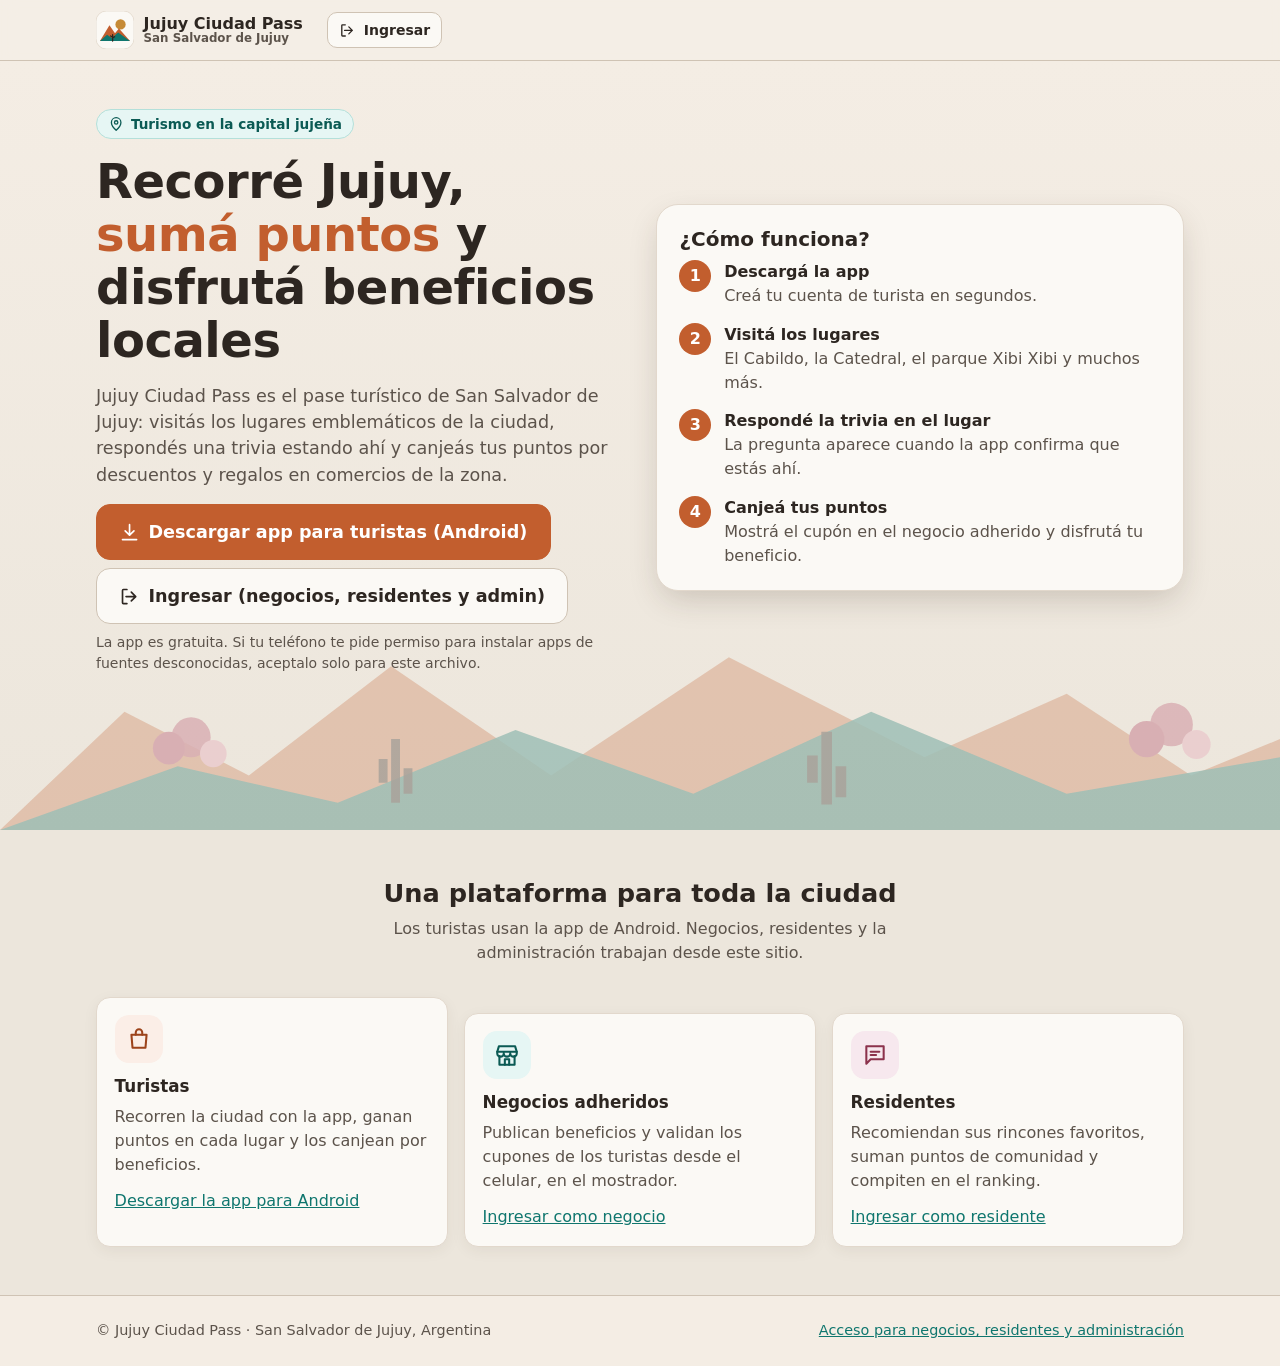
<file: web/index.html>
<!doctype html>
<html lang="es-AR">
<head>
  <meta charset="utf-8">
  <meta name="viewport" content="width=device-width, initial-scale=1, viewport-fit=cover">
  <meta name="theme-color" content="#f5efe6">
  <title>Jujuy Ciudad Pass · Descubrí San Salvador de Jujuy</title>
  <meta name="description" content="Jujuy Ciudad Pass: visitá los lugares de San Salvador de Jujuy, respondé la trivia en cada uno, sumá puntos y canjealos por beneficios en negocios locales.">
  <link rel="icon" href="img/favicon.svg" type="image/svg+xml">
  <link rel="stylesheet" href="css/estilos.css">
</head>
<body>
  <a class="saltar" href="#principal">Saltar al contenido</a>

  <header class="portada-cab">
    <div class="cabecera-int">
      <a class="marca" href="./" aria-label="Jujuy Ciudad Pass, inicio">
        <svg class="marca-logo" viewBox="0 0 48 48" aria-hidden="true" focusable="false"><rect width="48" height="48" rx="13" fill="#fbf9f5" stroke="#e2d8cc"/><circle cx="31" cy="17" r="6.5" fill="#c68a35"/><path d="M5 38 17 18l7 10 5-6 14 16Z" fill="#c25e2e"/><path d="M5 38l9-8 6 4 8-7 15 11Z" fill="#0f766e"/><path d="M21 38v-8m0 3-2.5-1.5M21 34l2.5-1.5" stroke="#2d2621" stroke-width="1.6" stroke-linecap="round"/></svg>
        <span class="marca-texto"><strong>Jujuy Ciudad Pass</strong><small>San Salvador de Jujuy</small></span>
      </a>
      <div class="espacio"></div>
      <a class="btn btn-chico" href="panel.html">
        <svg class="icono" viewBox="0 0 24 24" fill="none" stroke="currentColor" stroke-width="1.9" stroke-linecap="round" stroke-linejoin="round" aria-hidden="true"><path d="M9 4H5a1 1 0 0 0-1 1v14a1 1 0 0 0 1 1h4"/><path d="M14 17l5-5-5-5M19 12H8"/></svg>
        <span>Ingresar</span>
      </a>
    </div>
  </header>

  <main id="principal" tabindex="-1">
    <section class="hero" aria-labelledby="titulo-hero">
      <div class="hero-int">
        <div>
          <span class="etiqueta-sup">
            <svg class="icono" viewBox="0 0 24 24" fill="none" stroke="currentColor" stroke-width="1.9" stroke-linecap="round" stroke-linejoin="round" aria-hidden="true"><path d="M12 21s-7-6.2-7-11.5a7 7 0 0 1 14 0C19 14.8 12 21 12 21Z"/><circle cx="12" cy="9.5" r="2.5"/></svg>
            Turismo en la capital jujeña
          </span>
          <h1 id="titulo-hero">Recorré Jujuy, <span>sumá puntos</span> y disfrutá beneficios locales</h1>
          <p class="bajada">Jujuy Ciudad Pass es el pase turístico de San Salvador de Jujuy: visitás los lugares emblemáticos de la ciudad, respondés una trivia estando ahí y canjeás tus puntos por descuentos y regalos en comercios de la zona.</p>
          <div class="acciones mt-2">
            <a class="btn btn-primario btn-grande" href="/descargas/jujuy-pass.apk" download>
              <svg class="icono" viewBox="0 0 24 24" fill="none" stroke="currentColor" stroke-width="1.9" stroke-linecap="round" stroke-linejoin="round" aria-hidden="true"><path d="M12 3v12M7 10l5 5 5-5M4 20h16"/></svg>
              <span>Descargar app para turistas (Android)</span>
            </a>
            <a class="btn btn-grande" href="panel.html">
              <svg class="icono" viewBox="0 0 24 24" fill="none" stroke="currentColor" stroke-width="1.9" stroke-linecap="round" stroke-linejoin="round" aria-hidden="true"><path d="M9 4H5a1 1 0 0 0-1 1v14a1 1 0 0 0 1 1h4"/><path d="M14 17l5-5-5-5M19 12H8"/></svg>
              <span>Ingresar (negocios, residentes y admin)</span>
            </a>
          </div>
          <p class="texto-chico texto-2 mt-1">La app es gratuita. Si tu teléfono te pide permiso para instalar apps de fuentes desconocidas, aceptalo solo para este archivo.</p>
        </div>

        <div class="hero-tarjeta">
          <h2>¿Cómo funciona?</h2>
          <ol class="pasos">
            <li><span class="num" aria-hidden="true">1</span><div><strong>Descargá la app</strong><br><span class="texto-2">Creá tu cuenta de turista en segundos.</span></div></li>
            <li><span class="num" aria-hidden="true">2</span><div><strong>Visitá los lugares</strong><br><span class="texto-2">El Cabildo, la Catedral, el parque Xibi Xibi y muchos más.</span></div></li>
            <li><span class="num" aria-hidden="true">3</span><div><strong>Respondé la trivia en el lugar</strong><br><span class="texto-2">La pregunta aparece cuando la app confirma que estás ahí.</span></div></li>
            <li><span class="num" aria-hidden="true">4</span><div><strong>Canjeá tus puntos</strong><br><span class="texto-2">Mostrá el cupón en el negocio adherido y disfrutá tu beneficio.</span></div></li>
          </ol>
        </div>
      </div>
      <div class="cerros" aria-hidden="true">
        <svg viewBox="0 0 1440 220" preserveAspectRatio="none"><path d="M0 220 140 90l140 70 160-120 180 120 200-130 220 110 160-70 140 90 100-40v150Z" fill="#c25e2e" opacity=".75"/><path d="M0 220l200-70 180 40 200-80 200 70 200-90 220 90 240-40v80Z" fill="#0f766e" opacity=".85"/><g fill="#2d2621" opacity=".85"><path d="M440 120v70h10v-70Zm-14 22v26h10v-26Zm28 10v28h10v-28Zm470-40v80h12v-80Zm-16 26v30h12v-30Zm32 12v34h12v-34Z"/></g><g fill="#b44a68"><circle cx="190" cy="130" r="18"/><circle cx="215" cy="118" r="22" opacity=".85"/><circle cx="240" cy="136" r="15" fill="#e7a3b8"/><circle cx="1290" cy="120" r="20"/><circle cx="1318" cy="104" r="24" opacity=".85"/><circle cx="1346" cy="126" r="16" fill="#e7a3b8"/></g></svg>
      </div>
    </section>

    <section class="seccion" aria-labelledby="titulo-roles">
      <h2 id="titulo-roles">Una plataforma para toda la ciudad</h2>
      <p class="bajada">Los turistas usan la app de Android. Negocios, residentes y la administración trabajan desde este sitio.</p>
      <div class="grilla">
        <article class="tarjeta rol-tarjeta">
          <div class="icono-grande fondo-terracota">
            <svg class="icono" viewBox="0 0 24 24" fill="none" stroke="currentColor" stroke-width="1.9" stroke-linecap="round" stroke-linejoin="round" aria-hidden="true"><path d="M5 8h14l-1 12H6Z"/><path d="M9 8V6a3 3 0 0 1 6 0v2"/></svg>
          </div>
          <h3>Turistas</h3>
          <p class="texto-2">Recorren la ciudad con la app, ganan puntos en cada lugar y los canjean por beneficios.</p>
          <a href="/descargas/jujuy-pass.apk" download>Descargar la app para Android</a>
        </article>
        <article class="tarjeta rol-tarjeta">
          <div class="icono-grande fondo-turquesa">
            <svg class="icono" viewBox="0 0 24 24" fill="none" stroke="currentColor" stroke-width="1.9" stroke-linecap="round" stroke-linejoin="round" aria-hidden="true"><path d="M3 9l1.5-5h15L21 9"/><path d="M3 9h18v1.5a3 3 0 0 1-6 0 3 3 0 0 1-6 0 3 3 0 0 1-6 0Z"/><path d="M5 13v8h14v-8"/><path d="M10 21v-5h4v5"/></svg>
          </div>
          <h3>Negocios adheridos</h3>
          <p class="texto-2">Publican beneficios y validan los cupones de los turistas desde el celular, en el mostrador.</p>
          <a href="panel.html">Ingresar como negocio</a>
        </article>
        <article class="tarjeta rol-tarjeta">
          <div class="icono-grande fondo-lapacho">
            <svg class="icono" viewBox="0 0 24 24" fill="none" stroke="currentColor" stroke-width="1.9" stroke-linecap="round" stroke-linejoin="round" aria-hidden="true"><path d="M4 4h16v12H8l-4 4Z"/><path d="M8 9h8M8 12h5"/></svg>
          </div>
          <h3>Residentes</h3>
          <p class="texto-2">Recomiendan sus rincones favoritos, suman puntos de comunidad y compiten en el ranking.</p>
          <a href="panel.html">Ingresar como residente</a>
        </article>
      </div>
    </section>
  </main>

  <footer class="pie">
    <div class="pie-int">
      <span>© Jujuy Ciudad Pass · San Salvador de Jujuy, Argentina</span>
      <a href="panel.html">Acceso para negocios, residentes y administración</a>
    </div>
  </footer>
</body>
</html>
</file>
<file: web/css/estilos.css>
/* Jujuy Ciudad Pass — panel web
   Paleta tomada del prototipo original (crema, arena, terracota, turquesa, lapacho). */

:root {
  color-scheme: light;

  /* Fondos */
  --crema: #fbf9f5;
  --arena: #f4ede4;
  --caliza: #ece6dc;
  --arena-oscura: #ded5c7;

  /* Acentos andinos */
  --terracota: #c25e2e;
  --terracota-oscura: #9c431b;
  --terracota-clara: #fbeee7;
  --turquesa: #0f766e;
  --turquesa-oscura: #0b5a54;
  --turquesa-clara: #e6f6f4;
  --lapacho: #b44a68;
  --lapacho-clara: #f7e8ee;
  --sol: #c68a35;
  --sol-clara: #fbf1df;

  /* Texto */
  --texto: #2d2621;
  --texto-2: #5c534b;
  --texto-3: #6b625b;
  --borde: #e2d8cc;
  --borde-fuerte: #cfc3b4;

  /* Estados */
  --ok: #1f7a4d;
  --ok-clara: #e5f4ec;
  --error: #b42318;
  --error-clara: #fdecea;
  --aviso: #8a5a00;
  --aviso-clara: #fff4dc;

  --radio: 14px;
  --radio-chico: 10px;
  --sombra: 0 4px 16px -2px rgba(64, 45, 33, .08);
  --sombra-alta: 0 12px 32px -6px rgba(64, 45, 33, .22);
  --foco: 0 0 0 3px #fff, 0 0 0 6px var(--turquesa);
  --fuente: "Plus Jakarta Sans", system-ui, -apple-system, "Segoe UI", Roboto, "Helvetica Neue", Arial, sans-serif;
  --ancho-menu: 248px;
}

*, *::before, *::after { box-sizing: border-box; }

html { -webkit-text-size-adjust: 100%; }

body {
  margin: 0;
  font-family: var(--fuente);
  font-size: 16px;
  line-height: 1.5;
  color: var(--texto);
  background: var(--caliza);
  -webkit-tap-highlight-color: transparent;
  overflow-x: hidden;
  min-height: 100vh;
}

h1, h2, h3, h4 { line-height: 1.25; margin: 0 0 .5rem; color: var(--texto); }
h1 { font-size: 1.6rem; font-weight: 800; letter-spacing: -.01em; }
h2 { font-size: 1.25rem; font-weight: 750; }
h3 { font-size: 1.05rem; font-weight: 700; }
p { margin: 0 0 .75rem; }
a { color: var(--turquesa); }
a:hover { color: var(--turquesa-oscura); }
img, svg { max-width: 100%; }
[hidden] { display: none !important; }

:focus { outline: none; }
:focus-visible { outline: 3px solid var(--turquesa); outline-offset: 2px; border-radius: 6px; }
button:focus-visible, .btn:focus-visible, input:focus-visible, select:focus-visible, textarea:focus-visible {
  outline: 3px solid var(--turquesa);
  outline-offset: 2px;
}

.sr-only {
  position: absolute !important; width: 1px; height: 1px; padding: 0; margin: -1px;
  overflow: hidden; clip: rect(0, 0, 0, 0); white-space: nowrap; border: 0;
}

.saltar {
  position: absolute; left: 8px; top: -60px; z-index: 1000;
  background: var(--texto); color: #fff; padding: .6rem 1rem; border-radius: var(--radio-chico);
}
.saltar:focus { top: 8px; color: #fff; }

.icono { width: 1.2em; height: 1.2em; flex: none; vertical-align: -0.2em; }

/* ---------- Botones ---------- */
.btn {
  --b-bg: var(--crema);
  --b-fg: var(--texto);
  --b-borde: var(--borde-fuerte);
  display: inline-flex; align-items: center; justify-content: center; gap: .5rem;
  min-height: 44px; padding: .55rem 1rem;
  font: inherit; font-weight: 650; font-size: .95rem; line-height: 1.2;
  color: var(--b-fg); background: var(--b-bg);
  border: 1px solid var(--b-borde); border-radius: var(--radio-chico);
  cursor: pointer; text-decoration: none; text-align: center;
  transition: background-color .15s ease, box-shadow .15s ease, border-color .15s ease, transform .05s ease;
  position: relative;
}
.btn:hover { background: var(--arena); color: var(--b-fg); }
.btn:active { transform: translateY(1px); }
.btn[disabled], .btn[aria-disabled="true"] { opacity: .55; cursor: not-allowed; transform: none; }
.btn-primario { --b-bg: var(--terracota); --b-fg: #fff; --b-borde: var(--terracota); }
.btn-primario:hover { background: var(--terracota-oscura); border-color: var(--terracota-oscura); box-shadow: 0 6px 16px rgba(184, 84, 39, .3); }
.btn-turquesa { --b-bg: var(--turquesa); --b-fg: #fff; --b-borde: var(--turquesa); }
.btn-turquesa:hover { background: var(--turquesa-oscura); border-color: var(--turquesa-oscura); box-shadow: 0 6px 16px rgba(15, 118, 110, .3); }
.btn-peligro { --b-bg: var(--error); --b-fg: #fff; --b-borde: var(--error); }
.btn-peligro:hover { background: #8f1c13; border-color: #8f1c13; }
.btn-peligro-borde { --b-fg: var(--error); --b-borde: #e8b4ae; }
.btn-peligro-borde:hover { background: var(--error-clara); }
.btn-fantasma { --b-bg: transparent; --b-borde: transparent; }
.btn-fantasma:hover { background: rgba(64, 45, 33, .07); }
.btn-chico { min-height: 36px; padding: .35rem .7rem; font-size: .875rem; }
.btn-grande { min-height: 56px; padding: .8rem 1.4rem; font-size: 1.1rem; border-radius: var(--radio); }
.btn-bloque { display: flex; width: 100%; }
.btn-icono { min-width: 44px; padding: .5rem; }
.btn.cargando { color: transparent !important; pointer-events: none; }
.btn.cargando > * { visibility: hidden; }
.btn.cargando::after {
  content: ""; position: absolute; inset: 0; margin: auto;
  width: 1.1rem; height: 1.1rem; border-radius: 50%;
  border: 2.5px solid currentColor; border-color: var(--b-fg); border-right-color: transparent;
  animation: girar .7s linear infinite;
}

@keyframes girar { to { transform: rotate(360deg); } }

.acciones { display: flex; flex-wrap: wrap; gap: .5rem; align-items: center; }
.acciones-fin { justify-content: flex-end; }

/* ---------- Tarjetas ---------- */
.tarjeta {
  background: var(--crema);
  border: 1px solid var(--borde);
  border-radius: var(--radio);
  box-shadow: var(--sombra);
  padding: 1.1rem;
  min-width: 0;
}
.tarjeta + .tarjeta { margin-top: 1rem; }
.tarjeta-cabecera { display: flex; flex-wrap: wrap; align-items: center; justify-content: space-between; gap: .5rem .75rem; margin-bottom: .75rem; }
.tarjeta-cabecera h2, .tarjeta-cabecera h3 { margin: 0; }

.grilla { display: grid; gap: 1rem; grid-template-columns: repeat(auto-fill, minmax(min(100%, 280px), 1fr)); }
.grilla-stats { display: grid; gap: .75rem; grid-template-columns: repeat(auto-fill, minmax(min(100%, 150px), 1fr)); }
.dos-columnas { display: grid; gap: 1rem; grid-template-columns: repeat(auto-fit, minmax(min(100%, 320px), 1fr)); }

.stat {
  background: var(--crema); border: 1px solid var(--borde); border-radius: var(--radio);
  padding: .9rem 1rem; box-shadow: var(--sombra); min-width: 0;
  display: flex; flex-direction: column; gap: .15rem;
}
.stat-valor { font-size: 1.75rem; font-weight: 800; line-height: 1.1; color: var(--texto); font-variant-numeric: tabular-nums; }
.stat-etiqueta { font-size: .85rem; color: var(--texto-2); font-weight: 600; }
.stat-terracota { border-top: 4px solid var(--terracota); }
.stat-turquesa { border-top: 4px solid var(--turquesa); }
.stat-lapacho { border-top: 4px solid var(--lapacho); }
.stat-sol { border-top: 4px solid var(--sol); }
a.stat { text-decoration: none; color: inherit; }
a.stat:hover { border-color: var(--borde-fuerte); box-shadow: var(--sombra-alta); }

.texto-2 { color: var(--texto-2); }
.texto-chico { font-size: .875rem; }
.mono { font-family: ui-monospace, "Cascadia Mono", Consolas, "Liberation Mono", monospace; letter-spacing: .02em; }
.romper { overflow-wrap: anywhere; }
.sin-margen { margin: 0; }
.mt-1 { margin-top: .5rem; } .mt-2 { margin-top: 1rem; } .mt-3 { margin-top: 1.5rem; }
.mb-1 { margin-bottom: .5rem; } .mb-2 { margin-bottom: 1rem; }
.fila { display: flex; flex-wrap: wrap; gap: .5rem 1rem; align-items: center; }
.entre { justify-content: space-between; }
.crecer { flex: 1 1 auto; min-width: 0; }

/* ---------- Badges ---------- */
.badge {
  display: inline-flex; align-items: center; gap: .3rem;
  padding: .15rem .55rem; border-radius: 999px;
  font-size: .78rem; font-weight: 700; letter-spacing: .02em; white-space: nowrap;
  background: var(--arena); color: var(--texto-2); border: 1px solid var(--borde);
}
.badge-ok { background: var(--ok-clara); color: var(--ok); border-color: #b9e0cb; }
.badge-pendiente { background: var(--aviso-clara); color: var(--aviso); border-color: #f0d79c; }
.badge-error { background: var(--error-clara); color: var(--error); border-color: #f2c0bb; }
.badge-info { background: var(--turquesa-clara); color: var(--turquesa-oscura); border-color: #b4e0da; }
.badge-lapacho { background: var(--lapacho-clara); color: #8c324c; border-color: #ebc6d3; }
.badge-neutro { background: #eee9e2; color: #4f4741; }

/* ---------- Formularios ---------- */
form { margin: 0; }
.campo { display: flex; flex-direction: column; gap: .3rem; margin-bottom: .9rem; min-width: 0; }
.campo label, .etiqueta { font-weight: 650; font-size: .92rem; color: var(--texto); }
.campo .opcional { font-weight: 500; color: var(--texto-3); }
.ayuda { font-size: .82rem; color: var(--texto-3); margin: 0; }
.error-campo { font-size: .84rem; color: var(--error); font-weight: 600; margin: 0; }
.error-campo:empty { display: none; }

input[type="text"], input[type="email"], input[type="password"], input[type="number"], input[type="search"],
input[type="date"], input[type="tel"], select, textarea {
  width: 100%; min-height: 44px;
  font: inherit; color: var(--texto);
  background: #fff; border: 1px solid var(--borde-fuerte); border-radius: var(--radio-chico);
  padding: .55rem .75rem;
  transition: border-color .15s ease, box-shadow .15s ease;
}
textarea { min-height: 96px; resize: vertical; }
select { appearance: none; padding-right: 2.2rem;
  background-image: url("data:image/svg+xml,%3Csvg xmlns='http://www.w3.org/2000/svg' viewBox='0 0 20 20' fill='%235c534b'%3E%3Cpath d='M5.5 7.5 10 12l4.5-4.5' stroke='%235c534b' stroke-width='1.8' fill='none' stroke-linecap='round'/%3E%3C/svg%3E");
  background-repeat: no-repeat; background-position: right .6rem center; background-size: 1.1rem; }
input:hover, select:hover, textarea:hover { border-color: #b4a796; }
input:focus-visible, select:focus-visible, textarea:focus-visible { border-color: var(--turquesa); outline-offset: 0; }
[aria-invalid="true"] { border-color: var(--error) !important; background-color: #fffafa; }
input[type="checkbox"], input[type="radio"] { width: 1.2rem; height: 1.2rem; accent-color: var(--turquesa); flex: none; margin: 0; }
.check { display: flex; align-items: center; gap: .6rem; min-height: 44px; font-weight: 600; cursor: pointer; }
fieldset { border: 1px solid var(--borde); border-radius: var(--radio); padding: .9rem 1rem .2rem; margin: 0 0 1rem; min-width: 0; }
legend { font-weight: 750; padding: 0 .4rem; }
.campos-2 { display: grid; gap: 0 1rem; grid-template-columns: repeat(auto-fit, minmax(min(100%, 200px), 1fr)); }

.error-form {
  display: flex; gap: .6rem; align-items: flex-start;
  background: var(--error-clara); color: var(--error); border: 1px solid #f2c0bb;
  border-radius: var(--radio-chico); padding: .7rem .9rem; margin-bottom: 1rem; font-weight: 600;
}
.error-form:empty { display: none; }

.aviso {
  display: flex; gap: .6rem; align-items: flex-start;
  border-radius: var(--radio-chico); padding: .75rem .9rem; margin-bottom: 1rem;
  background: var(--sol-clara); color: #5b3c06; border: 1px solid #efd7a8;
}
.aviso-info { background: var(--turquesa-clara); color: #0a4a45; border-color: #b4e0da; }
.aviso-error { background: var(--error-clara); color: #7a1a12; border-color: #f2c0bb; }
.aviso-ok { background: var(--ok-clara); color: #145234; border-color: #b9e0cb; }
.aviso > div { min-width: 0; }

/* ---------- Tablas (se vuelven tarjetas en pantallas chicas) ---------- */
.tabla-envoltura { width: 100%; }
table.tabla { width: 100%; border-collapse: separate; border-spacing: 0; font-size: .92rem; }
.tabla th {
  text-align: left; font-size: .78rem; text-transform: uppercase; letter-spacing: .05em;
  color: var(--texto-2); font-weight: 700; padding: .55rem .7rem; border-bottom: 2px solid var(--borde);
  background: var(--arena); white-space: nowrap;
}
.tabla th:first-child { border-top-left-radius: var(--radio-chico); }
.tabla th:last-child { border-top-right-radius: var(--radio-chico); }
.tabla td { padding: .6rem .7rem; border-bottom: 1px solid var(--borde); vertical-align: middle; overflow-wrap: break-word; }
.tabla tr:hover td { background: rgba(244, 237, 228, .55); }
.tabla td.acciones-celda { white-space: nowrap; }
.tabla td.acciones-celda .acciones { flex-wrap: wrap; justify-content: flex-end; }
.tabla .destacada td { background: var(--turquesa-clara); }
.tabla .eliminada td { opacity: .6; }

@media (max-width: 760px) {
  table.tabla, .tabla thead, .tabla tbody, .tabla tr, .tabla td { display: block; width: 100%; }
  .tabla thead { position: absolute; width: 1px; height: 1px; overflow: hidden; clip: rect(0 0 0 0); }
  .tabla tr {
    background: var(--crema); border: 1px solid var(--borde); border-radius: var(--radio);
    padding: .5rem .8rem; margin-bottom: .75rem; box-shadow: var(--sombra);
  }
  .tabla tr:hover td { background: transparent; }
  .tabla .destacada { background: var(--turquesa-clara); }
  .tabla td { border: 0; padding: .3rem 0; display: grid; grid-template-columns: minmax(90px, 38%) minmax(0, 1fr); gap: .5rem; align-items: center; overflow-wrap: anywhere; }
  .tabla td::before { content: attr(data-etiqueta); font-weight: 700; font-size: .78rem; color: var(--texto-2); text-transform: uppercase; letter-spacing: .04em; }
  .tabla td.acciones-celda { display: block; padding-top: .6rem; white-space: normal; }
  .tabla td.acciones-celda::before { content: none; }
  .tabla td.acciones-celda .acciones { justify-content: flex-start; }
}

.paginacion { display: flex; flex-wrap: wrap; gap: .5rem; align-items: center; justify-content: space-between; margin-top: 1rem; }

/* ---------- Filtros ---------- */
.filtros { display: flex; flex-wrap: wrap; gap: .75rem; align-items: flex-end; margin-bottom: 1rem; }
.filtros .campo { margin: 0; flex: 1 1 180px; }
.filtros .campo-busqueda { flex: 2 1 240px; }
.segmentado { display: inline-flex; flex-wrap: wrap; gap: .35rem; }
.segmentado button {
  min-height: 38px; padding: .3rem .8rem; border-radius: 999px; border: 1px solid var(--borde-fuerte);
  background: var(--crema); font: inherit; font-size: .88rem; font-weight: 650; color: var(--texto-2); cursor: pointer;
}
.segmentado button:hover { background: var(--arena); }
.segmentado button[aria-pressed="true"] { background: var(--texto); color: #fff; border-color: var(--texto); }

/* ---------- Estados (carga, vacío, error) ---------- */
.estado {
  display: flex; flex-direction: column; align-items: center; justify-content: center; text-align: center;
  gap: .6rem; padding: 2.2rem 1rem; color: var(--texto-2);
}
.estado .icono { width: 2.4rem; height: 2.4rem; color: var(--borde-fuerte); }
.estado-error .icono { color: var(--error); }
.estado p { margin: 0; max-width: 46ch; }
.spinner {
  width: 2rem; height: 2rem; border-radius: 50%;
  border: 3px solid var(--arena-oscura); border-top-color: var(--terracota);
  animation: girar .8s linear infinite;
}
.esqueleto { background: linear-gradient(90deg, var(--arena) 25%, var(--crema) 50%, var(--arena) 75%); background-size: 200% 100%; animation: brillo 1.2s infinite; border-radius: 8px; }
@keyframes brillo { to { background-position: -200% 0; } }

/* ---------- Toasts ---------- */
.toasts {
  position: fixed; z-index: 2000; left: 50%; transform: translateX(-50%);
  bottom: max(16px, env(safe-area-inset-bottom)); width: min(440px, calc(100vw - 32px));
  display: flex; flex-direction: column; gap: .5rem; pointer-events: none;
}
@media (max-width: 640px) {
  /* En el celular van arriba para no tapar los botones principales (ej. "Confirmar uso"). */
  .toasts { bottom: auto; top: calc(env(safe-area-inset-top, 0px) + 68px); }
}
.toast {
  pointer-events: auto; display: flex; align-items: flex-start; gap: .6rem;
  background: var(--texto); color: #fff; border-radius: var(--radio-chico);
  padding: .75rem .9rem; box-shadow: var(--sombra-alta); font-weight: 600; font-size: .95rem;
  animation: entrar .25s cubic-bezier(.16, 1, .3, 1);
}
.toast .icono { margin-top: .1rem; }
.toast-ok { background: #17573a; }
.toast-error { background: #8f1c13; }
.toast-info { background: #0b4f4a; }
.toast span { flex: 1; min-width: 0; overflow-wrap: anywhere; }
.toast button { background: none; border: 0; color: inherit; cursor: pointer; padding: 0 .2rem; font-size: 1.2rem; line-height: 1; min-height: 24px; }
@keyframes entrar { from { opacity: 0; transform: translateY(10px); } to { opacity: 1; transform: none; } }

/* ---------- Modales ---------- */
dialog.modal {
  border: 0; padding: 0; border-radius: var(--radio);
  width: min(560px, calc(100vw - 24px)); max-height: calc(100dvh - 24px);
  background: var(--crema); color: var(--texto); box-shadow: var(--sombra-alta);
  overflow: hidden;
}
dialog.modal.ancho { width: min(820px, calc(100vw - 24px)); }
dialog.modal[open] { display: flex; flex-direction: column; animation: entrar .2s cubic-bezier(.16, 1, .3, 1); }
dialog.modal::backdrop { background: rgba(45, 38, 33, .55); }
.modal-cabecera { display: flex; align-items: center; justify-content: space-between; gap: .5rem; padding: .9rem 1rem .9rem 1.2rem; border-bottom: 1px solid var(--borde); background: var(--arena); }
.modal-cabecera h2 { margin: 0; font-size: 1.15rem; min-width: 0; overflow-wrap: anywhere; }
.modal-cuerpo { padding: 1.1rem 1.2rem; overflow-y: auto; flex: 1 1 auto; min-height: 0; }
.modal-pie { display: flex; flex-wrap: wrap; justify-content: flex-end; gap: .5rem; padding: .8rem 1.2rem; border-top: 1px solid var(--borde); background: var(--crema); }
@media (max-width: 480px) {
  .modal-pie .btn { flex: 1 1 auto; }
  dialog.modal { width: calc(100vw - 16px); max-height: calc(100dvh - 16px); }
  .modal-cuerpo { padding: 1rem; }
}

/* ---------- Mapa ---------- */
.mapa { height: 300px; border-radius: var(--radio-chico); border: 1px solid var(--borde-fuerte); background: var(--arena); z-index: 0; }
@media (max-width: 480px) { .mapa { height: 240px; } }

/* ---------- Panel: estructura ---------- */
.cabecera {
  position: sticky; top: 0; z-index: 50;
  background: rgba(245, 239, 230, .96); backdrop-filter: blur(8px);
  border-bottom: 1px solid var(--borde-fuerte);
}
.cabecera-int { display: flex; align-items: center; gap: .75rem; padding: .5rem 1rem; min-height: 60px; max-width: 1400px; margin: 0 auto; }
.marca { display: inline-flex; align-items: center; gap: .6rem; text-decoration: none; color: var(--texto); min-width: 0; }
.marca-logo { width: 38px; height: 38px; flex: none; }
.marca-texto { display: flex; flex-direction: column; line-height: 1.1; min-width: 0; }
.marca-texto strong { font-size: 1rem; font-weight: 800; white-space: nowrap; }
.marca-texto small { font-size: .74rem; color: var(--texto-2); font-weight: 600; white-space: nowrap; overflow: hidden; text-overflow: ellipsis; }
.cabecera .espacio { flex: 1 1 auto; }
.usuario-chip { display: flex; flex-direction: column; align-items: flex-end; line-height: 1.15; min-width: 0; }
.usuario-chip strong { font-size: .9rem; max-width: 22ch; overflow: hidden; text-overflow: ellipsis; white-space: nowrap; }
.usuario-chip small { font-size: .76rem; color: var(--texto-2); }
@media (max-width: 560px) { .usuario-chip { display: none; } }

.btn-menu { display: none; }

.panel { display: flex; max-width: 1400px; margin: 0 auto; min-height: calc(100vh - 61px); }
.menu {
  width: var(--ancho-menu); flex: none; padding: 1rem .75rem;
  border-right: 1px solid var(--borde); background: rgba(251, 249, 245, .6);
}
.menu ul { list-style: none; margin: 0; padding: 0; display: flex; flex-direction: column; gap: .2rem; }
.menu a {
  display: flex; align-items: center; gap: .7rem; padding: .65rem .8rem; min-height: 44px;
  border-radius: var(--radio-chico); color: var(--texto-2); text-decoration: none; font-weight: 650;
}
.menu a:hover { background: var(--arena); color: var(--texto); }
.menu a[aria-current="page"] { background: var(--terracota); color: #fff; box-shadow: 0 4px 14px rgba(184, 84, 39, .28); }
.menu .menu-pie { margin-top: 1rem; padding-top: 1rem; border-top: 1px solid var(--borde); }
.menu button.menu-item {
  display: flex; align-items: center; gap: .7rem; width: 100%; padding: .65rem .8rem; min-height: 44px;
  border-radius: var(--radio-chico); background: none; border: 0; font: inherit; color: var(--texto-2); font-weight: 650; cursor: pointer; text-align: left;
}
.menu button.menu-item:hover { background: var(--arena); color: var(--texto); }

.contenido { flex: 1 1 auto; min-width: 0; padding: 1.25rem 1.5rem 3rem; }
.titulo-seccion { display: flex; flex-wrap: wrap; align-items: center; justify-content: space-between; gap: .75rem; margin-bottom: 1.1rem; }
.titulo-seccion h1 { margin: 0; }
.titulo-seccion p { margin: .2rem 0 0; color: var(--texto-2); }

.velo { display: none; }

@media (max-width: 900px) {
  .btn-menu { display: inline-flex; }
  .menu {
    position: fixed; z-index: 60; top: 0; bottom: 0; left: 0; width: min(300px, 86vw);
    background: var(--crema); box-shadow: var(--sombra-alta); overflow-y: auto;
    transform: translateX(-105%); transition: transform .22s ease; visibility: hidden;
  }
  .menu.abierto { transform: none; visibility: visible; }
  .velo.visible { display: block; position: fixed; inset: 0; z-index: 55; background: rgba(45, 38, 33, .45); }
  .contenido { padding: 1rem 1rem 3rem; }
}
.menu-cabecera { display: none; }
@media (max-width: 900px) { .menu-cabecera { display: flex; align-items: center; justify-content: space-between; margin-bottom: .75rem; padding: 0 .25rem; } }

/* ---------- Login ---------- */
.pantalla-login { min-height: 100vh; display: grid; place-items: center; padding: 1.5rem 1rem 8rem; position: relative; }
.pantalla-login .tarjeta { width: min(420px, 100%); padding: 1.6rem; position: relative; z-index: 1; }
.login-marca { display: flex; flex-direction: column; align-items: center; text-align: center; gap: .4rem; margin-bottom: 1.2rem; }
.login-marca .marca-logo { width: 56px; height: 56px; }
.cerros { position: fixed; left: 0; right: 0; bottom: 0; height: 220px; pointer-events: none; z-index: 0; opacity: .3; }
.cerros svg { width: 100%; height: 100%; display: block; }

/* ---------- Cupón (negocio) ---------- */
.validador { max-width: 620px; }
.codigo-input { font-family: ui-monospace, "Cascadia Mono", Consolas, monospace !important; font-size: 1.35rem !important; letter-spacing: .08em; text-transform: uppercase; text-align: center; min-height: 56px !important; }
.cupon {
  border: 2px dashed var(--borde-fuerte); border-radius: var(--radio); background: #fff; padding: 1.1rem;
}
.cupon-codigo { font-family: ui-monospace, "Cascadia Mono", Consolas, monospace; font-size: 1.25rem; font-weight: 800; letter-spacing: .06em; }
.cupon dl { display: grid; grid-template-columns: auto 1fr; gap: .45rem 1rem; margin: .9rem 0 0; }
.cupon dt { color: var(--texto-2); font-weight: 650; font-size: .9rem; }
.cupon dd { margin: 0; font-weight: 650; overflow-wrap: anywhere; }
.cupon-ok { border-color: var(--ok); border-style: solid; background: var(--ok-clara); text-align: center; }
.cupon-ok .icono { width: 3.2rem; height: 3.2rem; color: var(--ok); }
.video-qr { width: 100%; border-radius: var(--radio-chico); background: #111; aspect-ratio: 4 / 3; object-fit: cover; display: block; }

/* ---------- Listas tipo tarjeta ---------- */
.item {
  background: var(--crema); border: 1px solid var(--borde); border-radius: var(--radio);
  padding: 1rem; box-shadow: var(--sombra); display: flex; flex-direction: column; gap: .5rem; min-width: 0;
}
.item h3 { margin: 0; overflow-wrap: anywhere; }
.item .meta { display: flex; flex-wrap: wrap; gap: .35rem .9rem; font-size: .86rem; color: var(--texto-2); }
.item .descripcion { color: var(--texto); margin: 0; white-space: pre-line; overflow-wrap: anywhere; }
.item .acciones { margin-top: auto; padding-top: .35rem; }
.lista { display: flex; flex-direction: column; gap: .75rem; }

.ranking { list-style: none; margin: 0; padding: 0; display: flex; flex-direction: column; gap: .4rem; }
.ranking li { display: flex; align-items: center; gap: .8rem; padding: .6rem .8rem; border-radius: var(--radio-chico); background: #fff; border: 1px solid var(--borde); }
.ranking li.yo { background: var(--turquesa-clara); border-color: #8fd0c7; }
.ranking .pos { width: 2.2rem; height: 2.2rem; border-radius: 50%; display: grid; place-items: center; font-weight: 800; background: var(--arena); flex: none; }
.ranking li:nth-child(1) .pos { background: #f3d58a; }
.ranking li:nth-child(2) .pos { background: #dcdcdc; }
.ranking li:nth-child(3) .pos { background: #e7b98f; }
.ranking .nombre { flex: 1; min-width: 0; font-weight: 700; overflow-wrap: anywhere; }
.ranking .pts { font-weight: 800; font-variant-numeric: tabular-nums; white-space: nowrap; }

.progreso { height: 10px; border-radius: 999px; background: var(--arena-oscura); overflow: hidden; }
.progreso > div { height: 100%; background: linear-gradient(90deg, var(--turquesa), var(--terracota)); border-radius: 999px; }

.opciones-pregunta { list-style: none; padding: 0; margin: .4rem 0 0; display: flex; flex-direction: column; gap: .3rem; }
.opciones-pregunta li { display: flex; align-items: center; gap: .5rem; padding: .35rem .6rem; border-radius: 8px; background: #fff; border: 1px solid var(--borde); font-size: .92rem; overflow-wrap: anywhere; }
.opciones-pregunta li.correcta { border-color: #8fcfae; background: var(--ok-clara); font-weight: 700; }
.opcion-editor { display: grid; grid-template-columns: auto 1fr auto; gap: .5rem; align-items: center; margin-bottom: .5rem; }
.opcion-editor input[type="radio"] { margin: 0 .2rem; }

.clave-temporal { font-family: ui-monospace, "Cascadia Mono", Consolas, monospace; font-size: 1.3rem; font-weight: 800; letter-spacing: .05em; background: #fff; border: 2px dashed var(--terracota); border-radius: var(--radio-chico); padding: .8rem; text-align: center; user-select: all; overflow-wrap: anywhere; }

/* ---------- Portada ---------- */
.portada-cab { position: sticky; top: 0; z-index: 10; background: rgba(245, 239, 230, .95); backdrop-filter: blur(8px); border-bottom: 1px solid var(--borde-fuerte); }
.portada-cab .cabecera-int { max-width: 1120px; }
.hero { position: relative; overflow: hidden; background: linear-gradient(180deg, var(--arena) 0%, var(--caliza) 100%); }
.hero-int { max-width: 1120px; margin: 0 auto; padding: 3rem 1rem 9rem; position: relative; z-index: 1; display: grid; gap: 2rem; grid-template-columns: repeat(auto-fit, minmax(min(100%, 340px), 1fr)); align-items: center; }
.hero h1 { font-size: clamp(1.9rem, 5vw, 3rem); line-height: 1.1; margin-bottom: 1rem; }
.hero h1 span { color: var(--terracota); }
.hero .bajada { font-size: 1.1rem; color: var(--texto-2); max-width: 52ch; }
.hero .cerros { position: absolute; height: 200px; opacity: .35; }
.etiqueta-sup { display: inline-flex; align-items: center; gap: .4rem; font-weight: 700; font-size: .85rem; color: var(--turquesa-oscura); background: var(--turquesa-clara); border: 1px solid #b4e0da; padding: .25rem .7rem; border-radius: 999px; margin-bottom: 1rem; }
.hero-tarjeta { background: var(--crema); border: 1px solid var(--borde); border-radius: 22px; box-shadow: var(--sombra-alta); padding: 1.4rem; }
.pasos { list-style: none; padding: 0; margin: 0; display: flex; flex-direction: column; gap: .9rem; }
.pasos li { display: flex; gap: .8rem; align-items: flex-start; }
.pasos .num { width: 2rem; height: 2rem; border-radius: 50%; background: var(--terracota); color: #fff; display: grid; place-items: center; font-weight: 800; flex: none; }
.seccion { max-width: 1120px; margin: 0 auto; padding: 3rem 1rem; }
.seccion > h2 { font-size: 1.6rem; text-align: center; margin-bottom: .4rem; }
.seccion > .bajada { text-align: center; color: var(--texto-2); max-width: 60ch; margin: 0 auto 2rem; }
.rol-tarjeta .icono-grande { width: 48px; height: 48px; border-radius: 14px; display: grid; place-items: center; margin-bottom: .8rem; }
.rol-tarjeta .icono-grande .icono { width: 26px; height: 26px; }
.fondo-terracota { background: var(--terracota-clara); color: var(--terracota-oscura); }
.fondo-turquesa { background: var(--turquesa-clara); color: var(--turquesa-oscura); }
.fondo-lapacho { background: var(--lapacho-clara); color: #8c324c; }
.pie { border-top: 1px solid var(--borde-fuerte); background: var(--arena); }
.pie-int { max-width: 1120px; margin: 0 auto; padding: 1.5rem 1rem; display: flex; flex-wrap: wrap; gap: .5rem 1.5rem; justify-content: space-between; color: var(--texto-2); font-size: .9rem; }

@media (prefers-reduced-motion: reduce) {
  *, *::before, *::after { animation-duration: .01ms !important; animation-iteration-count: 1 !important; transition-duration: .01ms !important; }
}
</file>
